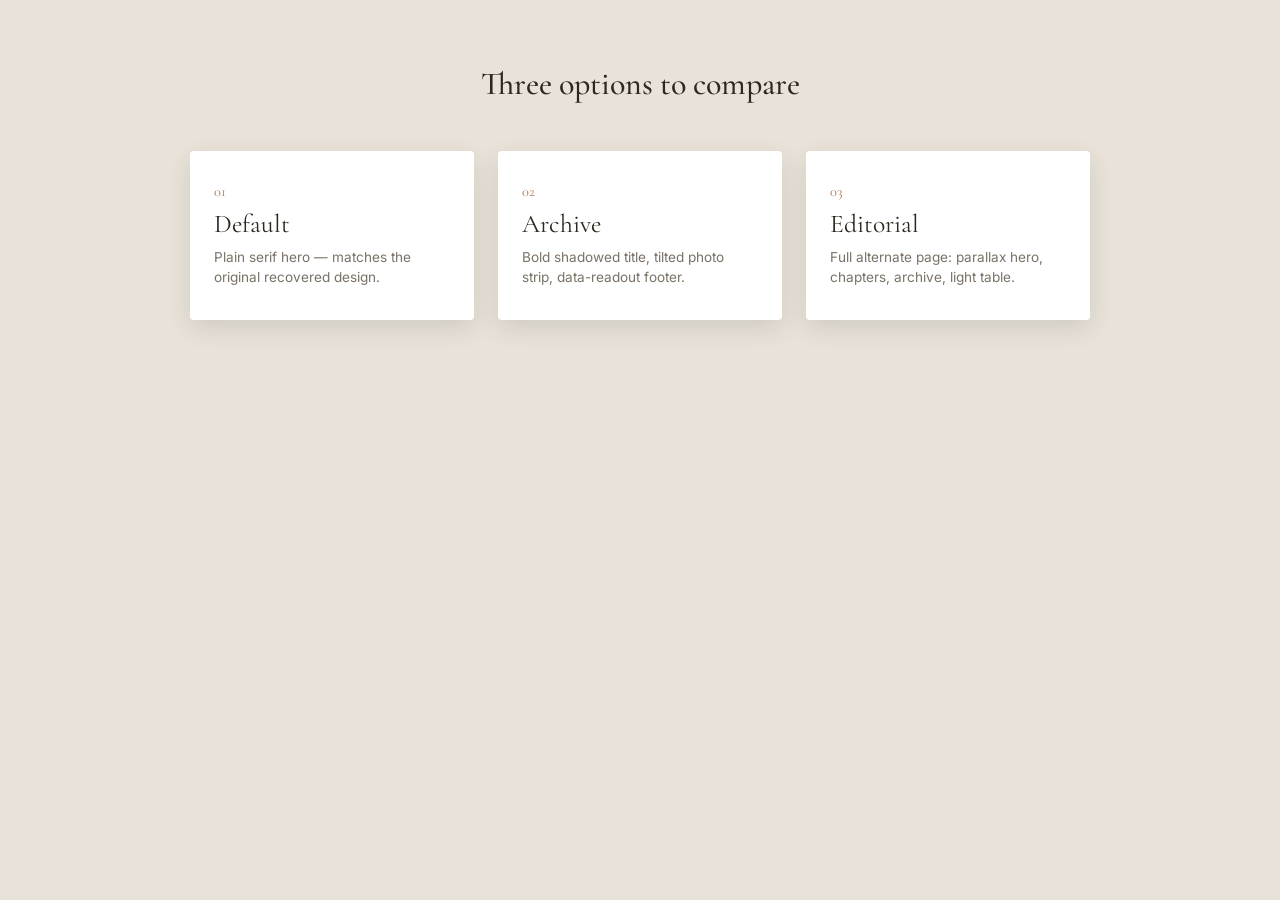
<file: compare.html>
<!DOCTYPE html>
<html lang="en">
<head>
<meta charset="UTF-8">
<meta name="viewport" content="width=device-width, initial-scale=1.0">
<title>Compare — Aaryan Anand Photography</title>
<link href="https://fonts.googleapis.com/css2?family=Cormorant+Garamond:ital,wght@0,400;0,500;1,400;1,500&family=Inter:wght@400;500;600&display=swap" rel="stylesheet">
<style>
  :root {
    --bg: #e8e2d9;
    --ink: #2c281f;
    --ink-soft: #7a7266;
    --terracotta: #b5714a;
    --serif: 'Cormorant Garamond', Georgia, serif;
    --sans: 'Inter', -apple-system, sans-serif;
  }
  * { box-sizing: border-box; }
  body {
    margin: 0;
    background: var(--bg);
    color: var(--ink);
    font-family: var(--sans);
    display: flex;
    flex-direction: column;
    align-items: center;
    min-height: 100vh;
    padding: 4rem 1.5rem;
  }
  h1 {
    font-family: var(--serif);
    font-weight: 500;
    font-size: 2rem;
    margin: 0 0 3rem;
  }
  .options {
    display: grid;
    grid-template-columns: repeat(auto-fit, minmax(260px, 1fr));
    gap: 1.5rem;
    width: 100%;
    max-width: 900px;
  }
  a.option {
    display: block;
    background: #fff;
    border-radius: 4px;
    padding: 2rem 1.5rem;
    text-decoration: none;
    color: var(--ink);
    box-shadow: 0 8px 24px rgba(44, 40, 31, 0.12);
    transition: transform 0.2s ease;
  }
  a.option:hover { transform: translateY(-4px); }
  .option-num {
    font-family: var(--serif);
    color: var(--terracotta);
    font-size: 0.9rem;
  }
  .option-title {
    font-family: var(--serif);
    font-size: 1.6rem;
    margin: 0.5rem 0;
  }
  .option-desc {
    font-size: 0.85rem;
    color: var(--ink-soft);
    line-height: 1.5;
  }
</style>
</head>
<body>
  <h1>Three options to compare</h1>
  <div class="options">
    <a class="option" href="/?hero=default">
      <div class="option-num">01</div>
      <div class="option-title">Default</div>
      <div class="option-desc">Plain serif hero — matches the original recovered design.</div>
    </a>
    <a class="option" href="/?hero=archive">
      <div class="option-num">02</div>
      <div class="option-title">Archive</div>
      <div class="option-desc">Bold shadowed title, tilted photo strip, data-readout footer.</div>
    </a>
    <a class="option" href="/preview-noir.html">
      <div class="option-num">03</div>
      <div class="option-title">Editorial</div>
      <div class="option-desc">Full alternate page: parallax hero, chapters, archive, light table.</div>
    </a>
  </div>
</body>
</html>
</file>
